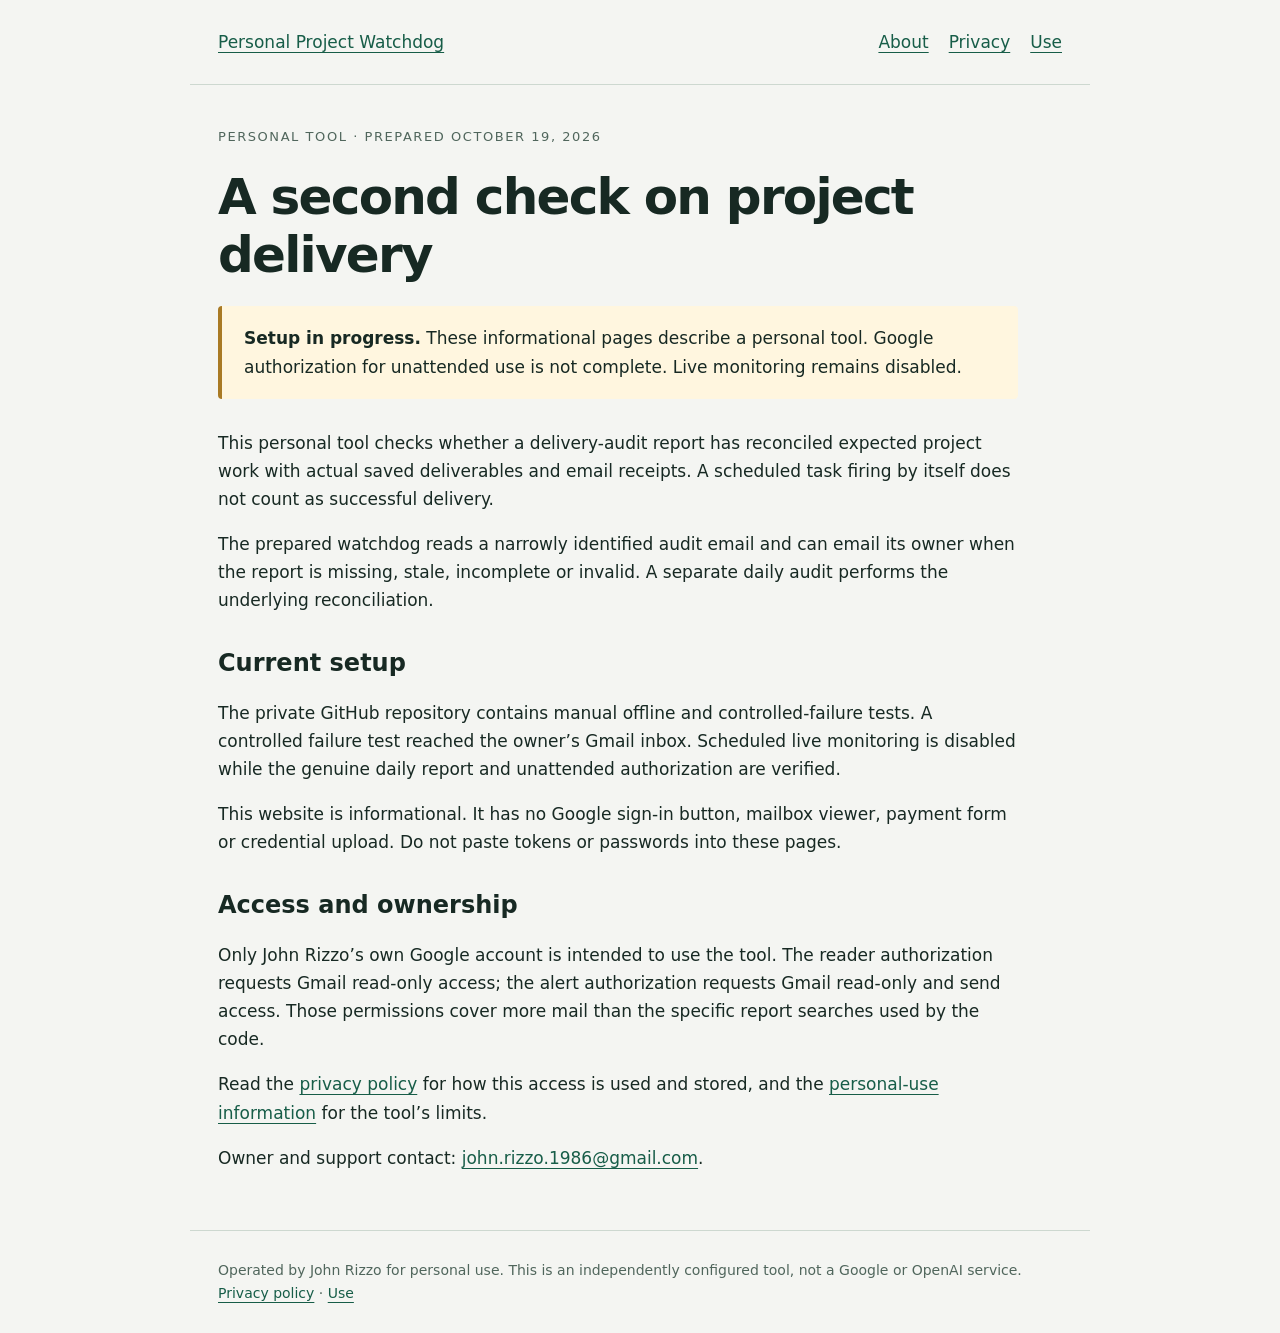
<file: index.html>
<!doctype html>
<html lang="en"><head><meta charset="utf-8"><meta name="viewport" content="width=device-width,initial-scale=1"><meta name="robots" content="noindex,nofollow"><title>A second check on project delivery | Personal Project Watchdog</title><link rel="stylesheet" href="style.css"></head>
<body><header><a href="index.html">Personal Project Watchdog</a><nav aria-label="Main navigation"><a href="index.html">About</a><a href="privacy.html">Privacy</a><a href="terms.html">Use</a></nav></header><main><p class="eyebrow">Personal tool · Prepared October 19, 2026</p><h1>A second check on project delivery</h1><p class="notice"><strong>Setup in progress.</strong> These informational pages describe a personal tool. Google authorization for unattended use is not complete. Live monitoring remains disabled.</p><section><p>This personal tool checks whether a delivery-audit report has reconciled expected project work with actual saved deliverables and email receipts. A scheduled task firing by itself does not count as successful delivery.</p><p>The prepared watchdog reads a narrowly identified audit email and can email its owner when the report is missing, stale, incomplete or invalid. A separate daily audit performs the underlying reconciliation.</p></section><section><h2>Current setup</h2><p>The private GitHub repository contains manual offline and controlled-failure tests. A controlled failure test reached the owner’s Gmail inbox. Scheduled live monitoring is disabled while the genuine daily report and unattended authorization are verified.</p><p>This website is informational. It has no Google sign-in button, mailbox viewer, payment form or credential upload. Do not paste tokens or passwords into these pages.</p></section><section><h2>Access and ownership</h2><p>Only John Rizzo’s own Google account is intended to use the tool. The reader authorization requests Gmail read-only access; the alert authorization requests Gmail read-only and send access. Those permissions cover more mail than the specific report searches used by the code.</p><p>Read the <a href="privacy.html">privacy policy</a> for how this access is used and stored, and the <a href="terms.html">personal-use information</a> for the tool’s limits.</p><p>Owner and support contact: <a href="mailto:john.rizzo.1986@gmail.com">john.rizzo.1986@gmail.com</a>.</p></section></main><footer>Operated by John Rizzo for personal use. This is an independently configured tool, not a Google or OpenAI service. <a href="privacy.html">Privacy policy</a> · <a href="terms.html">Use</a></footer></body></html>
</file>
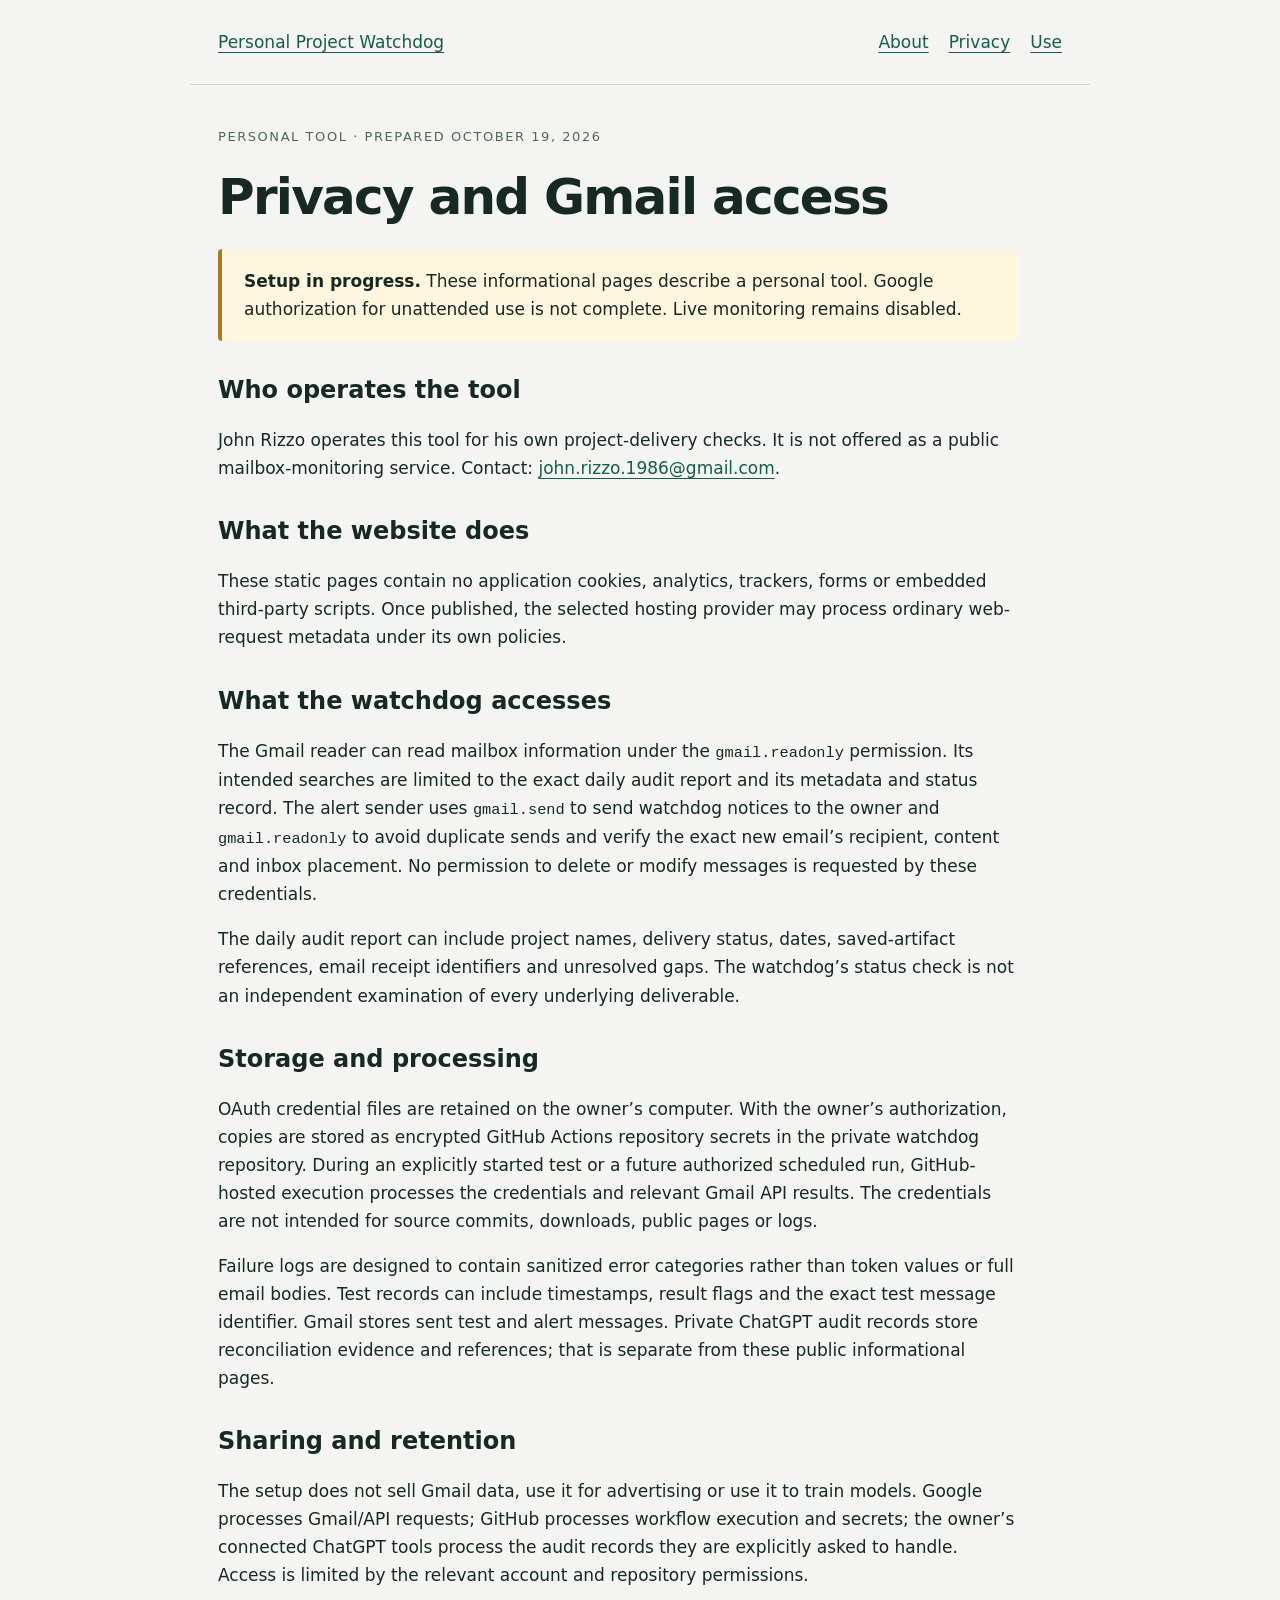
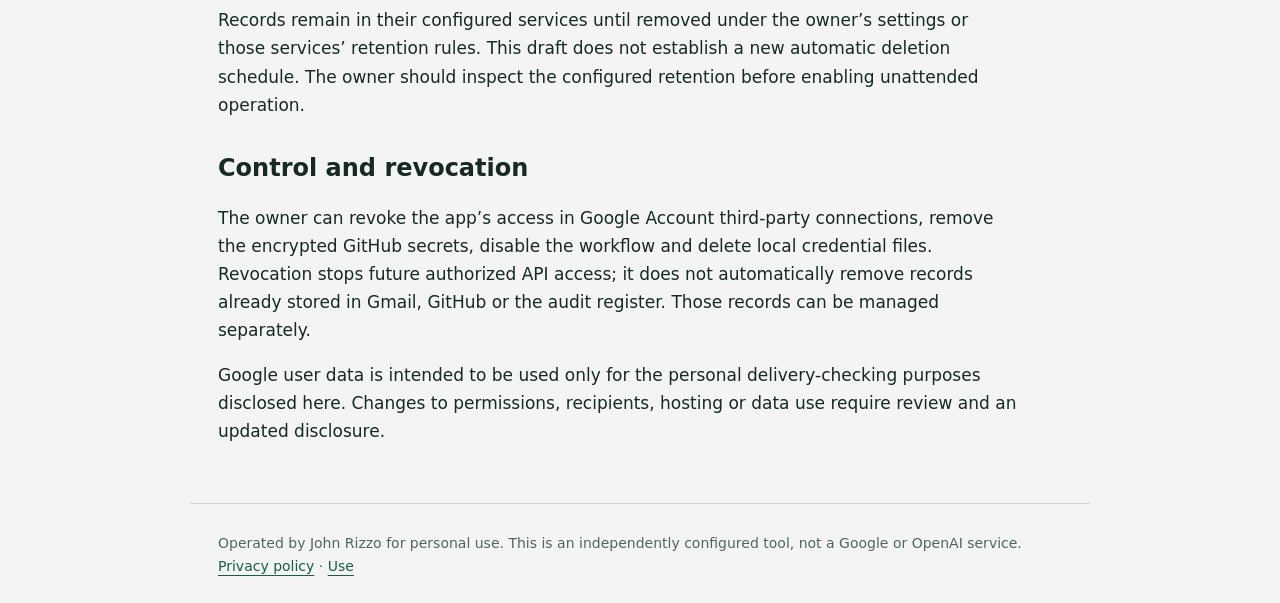
<file: privacy.html>
<!doctype html>
<html lang="en"><head><meta charset="utf-8"><meta name="viewport" content="width=device-width,initial-scale=1"><meta name="robots" content="noindex,nofollow"><title>Privacy and Gmail access | Personal Project Watchdog</title><link rel="stylesheet" href="style.css"></head>
<body><header><a href="index.html">Personal Project Watchdog</a><nav aria-label="Main navigation"><a href="index.html">About</a><a href="privacy.html">Privacy</a><a href="terms.html">Use</a></nav></header><main><p class="eyebrow">Personal tool · Prepared October 19, 2026</p><h1>Privacy and Gmail access</h1><p class="notice"><strong>Setup in progress.</strong> These informational pages describe a personal tool. Google authorization for unattended use is not complete. Live monitoring remains disabled.</p><section><h2>Who operates the tool</h2><p>John Rizzo operates this tool for his own project-delivery checks. It is not offered as a public mailbox-monitoring service. Contact: <a href="mailto:john.rizzo.1986@gmail.com">john.rizzo.1986@gmail.com</a>.</p></section><section><h2>What the website does</h2><p>These static pages contain no application cookies, analytics, trackers, forms or embedded third-party scripts. Once published, the selected hosting provider may process ordinary web-request metadata under its own policies.</p></section><section><h2>What the watchdog accesses</h2><p>The Gmail reader can read mailbox information under the <code>gmail.readonly</code> permission. Its intended searches are limited to the exact daily audit report and its metadata and status record. The alert sender uses <code>gmail.send</code> to send watchdog notices to the owner and <code>gmail.readonly</code> to avoid duplicate sends and verify the exact new email’s recipient, content and inbox placement. No permission to delete or modify messages is requested by these credentials.</p><p>The daily audit report can include project names, delivery status, dates, saved-artifact references, email receipt identifiers and unresolved gaps. The watchdog’s status check is not an independent examination of every underlying deliverable.</p></section><section><h2>Storage and processing</h2><p>OAuth credential files are retained on the owner’s computer. With the owner’s authorization, copies are stored as encrypted GitHub Actions repository secrets in the private watchdog repository. During an explicitly started test or a future authorized scheduled run, GitHub-hosted execution processes the credentials and relevant Gmail API results. The credentials are not intended for source commits, downloads, public pages or logs.</p><p>Failure logs are designed to contain sanitized error categories rather than token values or full email bodies. Test records can include timestamps, result flags and the exact test message identifier. Gmail stores sent test and alert messages. Private ChatGPT audit records store reconciliation evidence and references; that is separate from these public informational pages.</p></section><section><h2>Sharing and retention</h2><p>The setup does not sell Gmail data, use it for advertising or use it to train models. Google processes Gmail/API requests; GitHub processes workflow execution and secrets; the owner’s connected ChatGPT tools process the audit records they are explicitly asked to handle. Access is limited by the relevant account and repository permissions.</p><p>Records remain in their configured services until removed under the owner’s settings or those services’ retention rules. This draft does not establish a new automatic deletion schedule. The owner should inspect the configured retention before enabling unattended operation.</p></section><section><h2>Control and revocation</h2><p>The owner can revoke the app’s access in Google Account third-party connections, remove the encrypted GitHub secrets, disable the workflow and delete local credential files. Revocation stops future authorized API access; it does not automatically remove records already stored in Gmail, GitHub or the audit register. Those records can be managed separately.</p><p>Google user data is intended to be used only for the personal delivery-checking purposes disclosed here. Changes to permissions, recipients, hosting or data use require review and an updated disclosure.</p></section></main><footer>Operated by John Rizzo for personal use. This is an independently configured tool, not a Google or OpenAI service. <a href="privacy.html">Privacy policy</a> · <a href="terms.html">Use</a></footer></body></html>
</file>
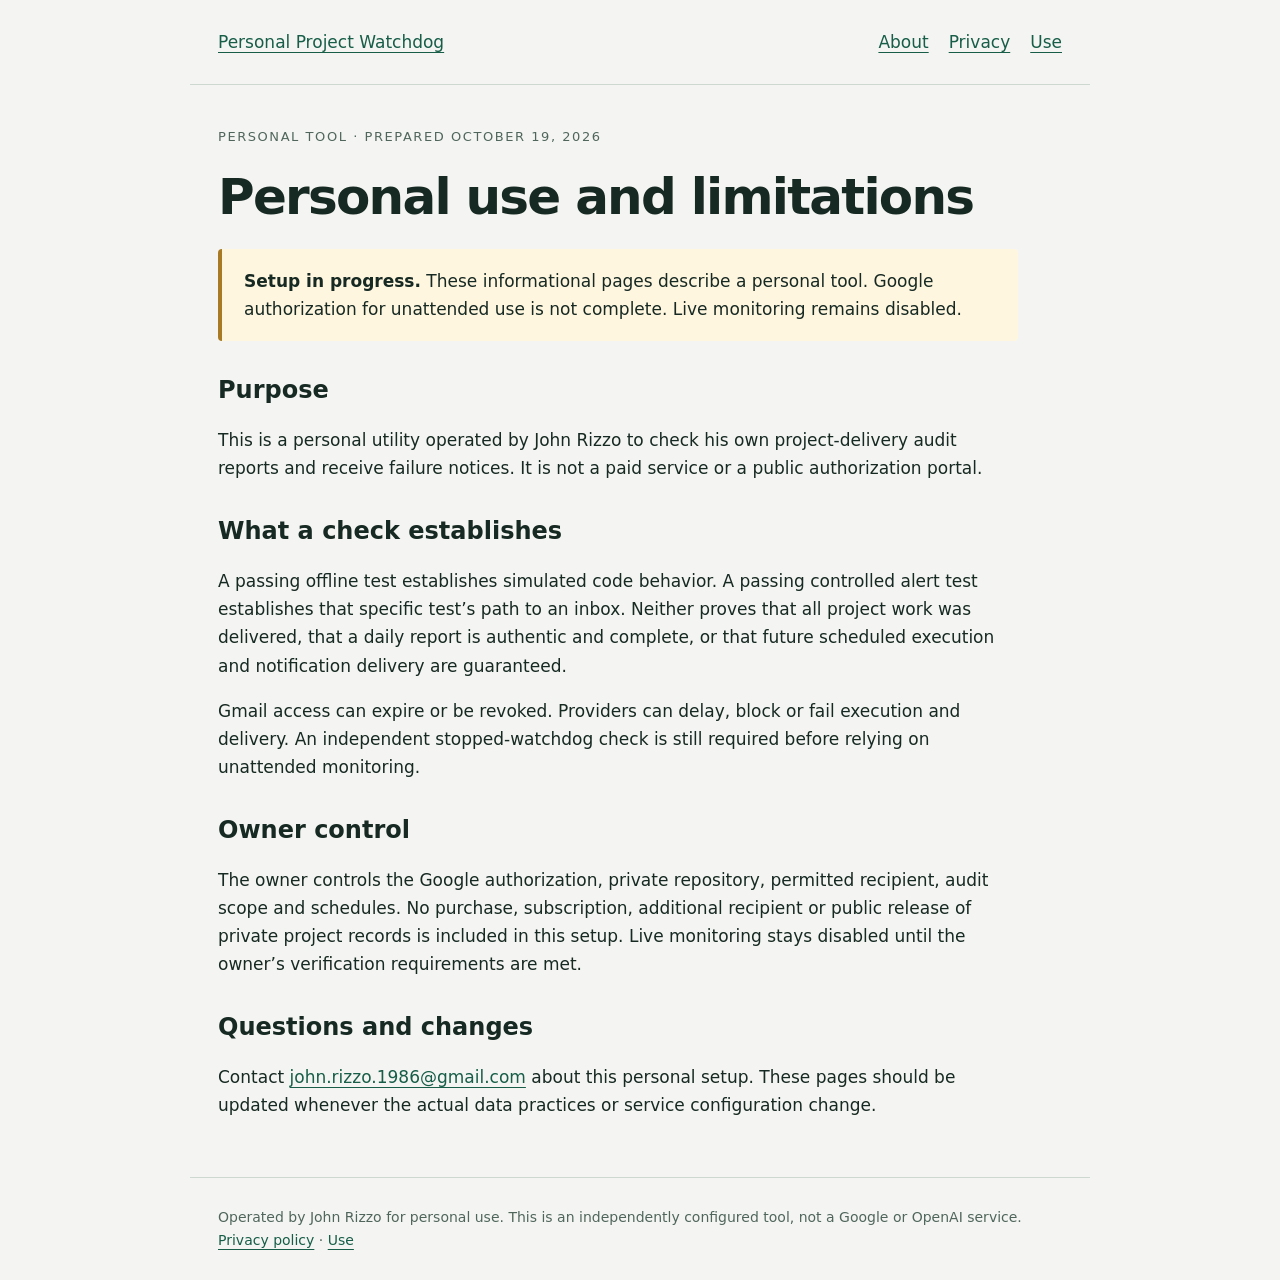
<file: terms.html>
<!doctype html>
<html lang="en"><head><meta charset="utf-8"><meta name="viewport" content="width=device-width,initial-scale=1"><meta name="robots" content="noindex,nofollow"><title>Personal use and limitations | Personal Project Watchdog</title><link rel="stylesheet" href="style.css"></head>
<body><header><a href="index.html">Personal Project Watchdog</a><nav aria-label="Main navigation"><a href="index.html">About</a><a href="privacy.html">Privacy</a><a href="terms.html">Use</a></nav></header><main><p class="eyebrow">Personal tool · Prepared October 19, 2026</p><h1>Personal use and limitations</h1><p class="notice"><strong>Setup in progress.</strong> These informational pages describe a personal tool. Google authorization for unattended use is not complete. Live monitoring remains disabled.</p><section><h2>Purpose</h2><p>This is a personal utility operated by John Rizzo to check his own project-delivery audit reports and receive failure notices. It is not a paid service or a public authorization portal.</p></section><section><h2>What a check establishes</h2><p>A passing offline test establishes simulated code behavior. A passing controlled alert test establishes that specific test’s path to an inbox. Neither proves that all project work was delivered, that a daily report is authentic and complete, or that future scheduled execution and notification delivery are guaranteed.</p><p>Gmail access can expire or be revoked. Providers can delay, block or fail execution and delivery. An independent stopped-watchdog check is still required before relying on unattended monitoring.</p></section><section><h2>Owner control</h2><p>The owner controls the Google authorization, private repository, permitted recipient, audit scope and schedules. No purchase, subscription, additional recipient or public release of private project records is included in this setup. Live monitoring stays disabled until the owner’s verification requirements are met.</p></section><section><h2>Questions and changes</h2><p>Contact <a href="mailto:john.rizzo.1986@gmail.com">john.rizzo.1986@gmail.com</a> about this personal setup. These pages should be updated whenever the actual data practices or service configuration change.</p></section></main><footer>Operated by John Rizzo for personal use. This is an independently configured tool, not a Google or OpenAI service. <a href="privacy.html">Privacy policy</a> · <a href="terms.html">Use</a></footer></body></html>
</file>
<file: style.css>
*{box-sizing:border-box}body{margin:0;background:#f4f5f2;color:#172923;font:17px/1.65 system-ui,-apple-system,Segoe UI,sans-serif}header,main,footer{max-width:900px;margin:auto;padding:28px}header{display:flex;justify-content:space-between;align-items:center;gap:24px;border-bottom:1px solid #cdd8d0}nav{display:flex;gap:20px;flex-wrap:wrap}a{color:#175d48;text-underline-offset:4px}h1{font-size:clamp(32px,6vw,50px);line-height:1.15;letter-spacing:-.035em;margin:22px 0}h2{font-size:24px;line-height:1.3;margin-top:34px}p,li{max-width:74ch}.eyebrow{font-size:13px;letter-spacing:.12em;text-transform:uppercase;color:#50665c}.notice{padding:18px 22px;border-left:4px solid #a97a24;background:#fff6df;border-radius:4px}section{margin:30px 0}footer{border-top:1px solid #cdd8d0;color:#50665c;font-size:14px}code{font-size:.9em;overflow-wrap:anywhere}@media(max-width:650px){header{display:block}nav{margin-top:15px}header,main,footer{padding:22px}}
</file>
